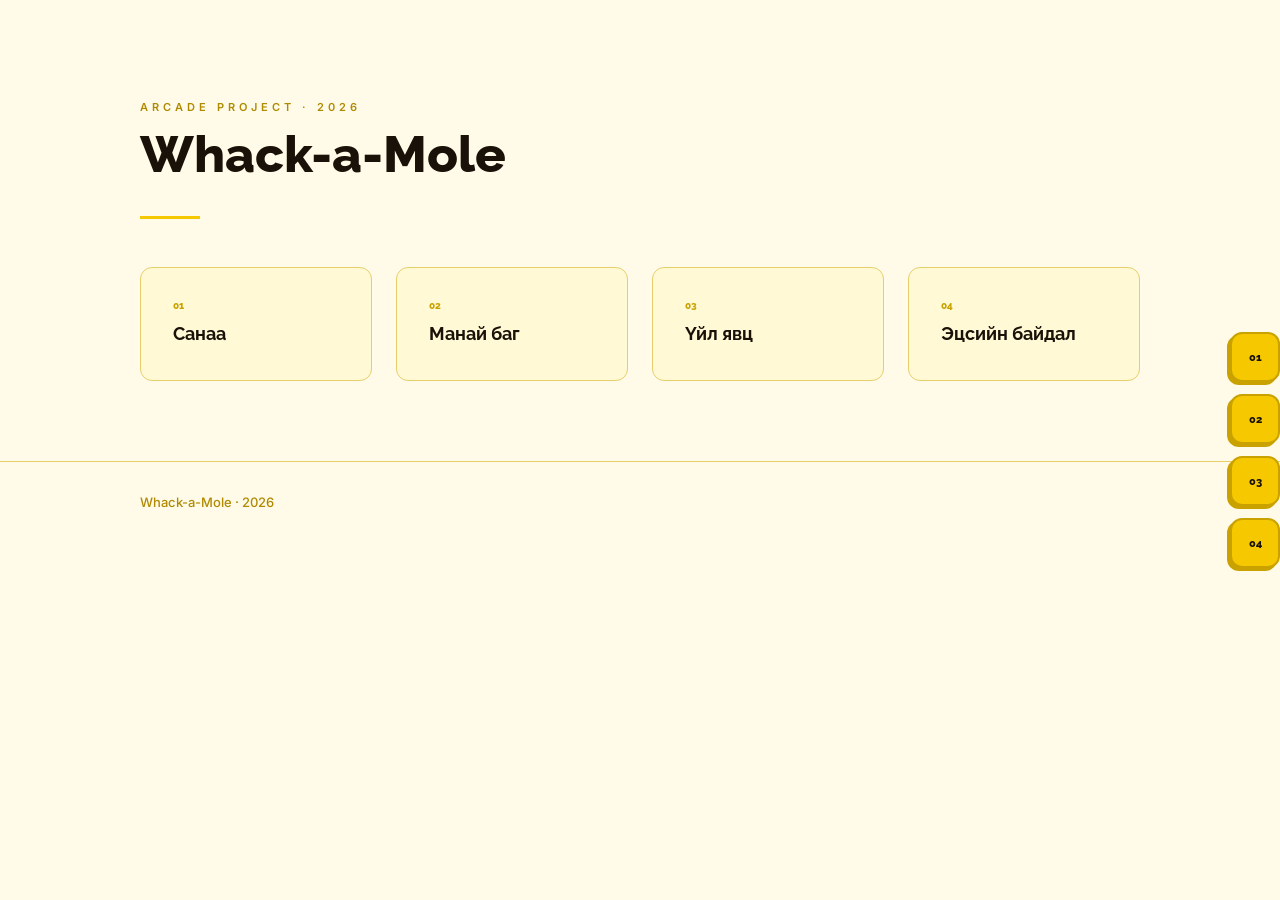
<file: index.html>
<!DOCTYPE html>
<html lang="en">
<head><meta charset="UTF-8"><meta name="viewport" content="width=device-width,initial-scale=1"><title>Whack-a-Mole</title>
<link rel="stylesheet" href="L.css"></head>
<body>
<nav>
  <a href="inspiration.html"><span>Санаа</span><div class="cube">01</div></a>
  <a href="team.html"><span>Манай баг</span><div class="cube">02</div></a>
  <a href="built.html"><span>Үйл явц</span><div class="cube">03</div></a>
  <a href="final.html"><span>Эцсийн байдал</span><div class="cube">04</div></a>
</nav>
<main>
  <span class="sub">Arcade Project · 2026</span>
  <h1>Whack-a-Mole</h1>
  <div class="divider"></div>
  <div class="grid g4" style="margin-top:3rem;">
    <a class="card" href="inspiration.html"><span class="n">01</span><h3>Санаа</h3></a>
    <a class="card" href="team.html"><span class="n">02</span><h3>Манай баг</h3></a>
    <a class="card" href="built.html"><span class="n">03</span><h3>Үйл явц</h3></a>
    <a class="card" href="final.html"><span class="n">04</span><h3>Эцсийн байдал</h3></a>
  </div>
</main>
<footer><span>Whack-a-Mole · 2026</span></footer>
</body>
</html>
</file>
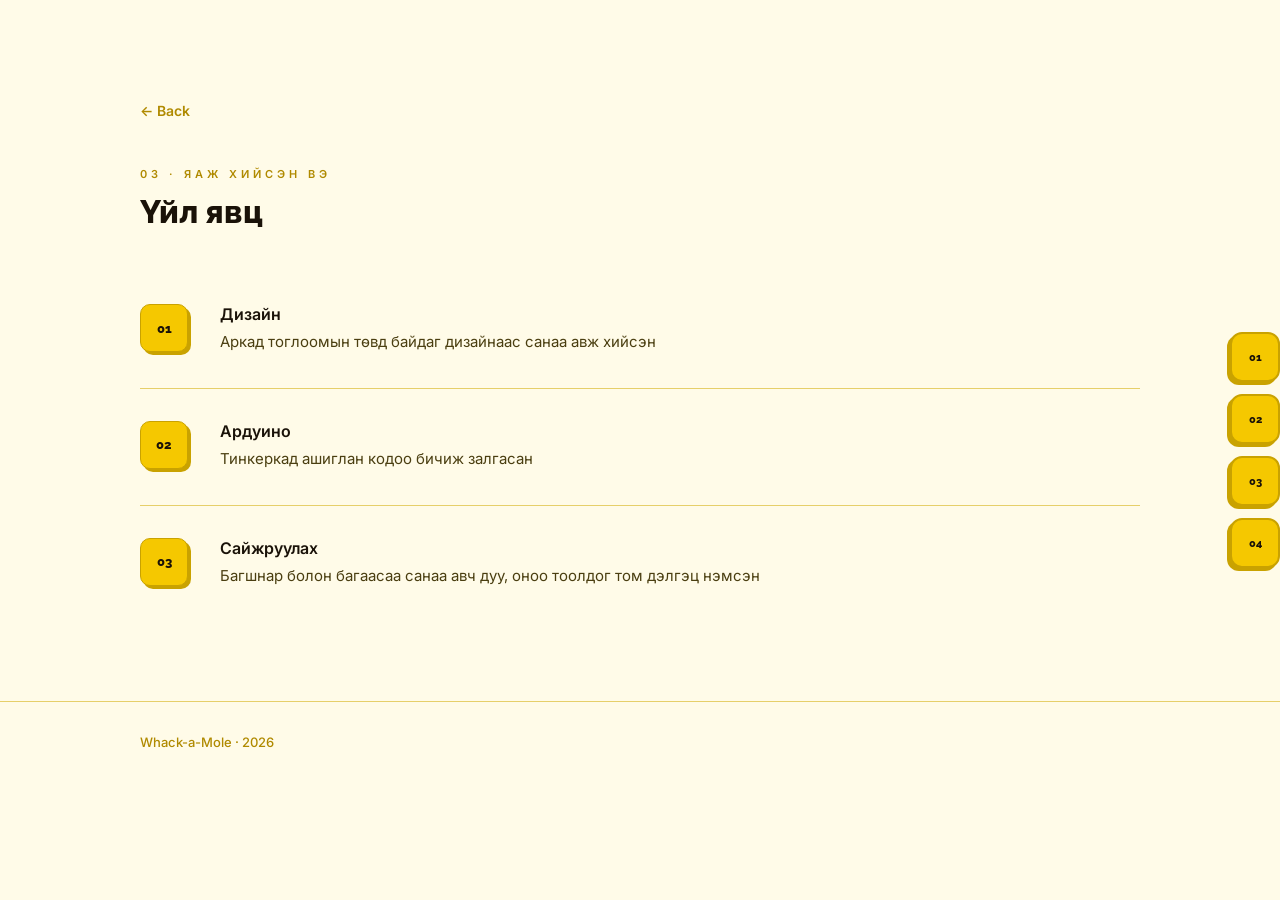
<file: built.html>
<!DOCTYPE html>
<html lang="en">
<head><meta charset="UTF-8"><meta name="viewport" content="width=device-width,initial-scale=1"><title>How We Built It</title>
<link rel="stylesheet" href="L.css"></head>
<body>
<nav>
  <a href="inspiration.html"><span>Санаа</span><div class="cube">01</div></a>
  <a href="team.html"><span>Манай баг</span><div class="cube">02</div></a>
  <a href="built.html"><span>Үйл явц</span><div class="cube">03</div></a>
  <a href="final.html"><span>Эцсийн байдал</span><div class="cube">04</div></a>
</nav>
<main>
  <a class="back" href="index.html">← Back</a>
  <span class="sub">03 · Яаж хийсэн вэ</span>
  <h2>Үйл явц</h2>
  <div style="margin-top:2.5rem;">
    <div class="step"><div class="sn">01</div><div><h3>Дизайн</h3><p>Аркад тоглоомын төвд байдаг дизайнаас санаа авж хийсэн</p></div></div>
    <div class="step"><div class="sn">02</div><div><h3>Ардуино</h3><p>Тинкеркад ашиглан кодоо бичиж залгасан</p></div></div>
    <div class="step"><div class="sn">03</div><div><h3>Сайжруулах</h3><p>Багшнар болон багаасаа санаа авч дуу, оноо тоолдог том дэлгэц нэмсэн</p></div></div>
  </div>
</main>
<footer><span>Whack-a-Mole · 2026</span></footer>
</body>
</html>
</file>
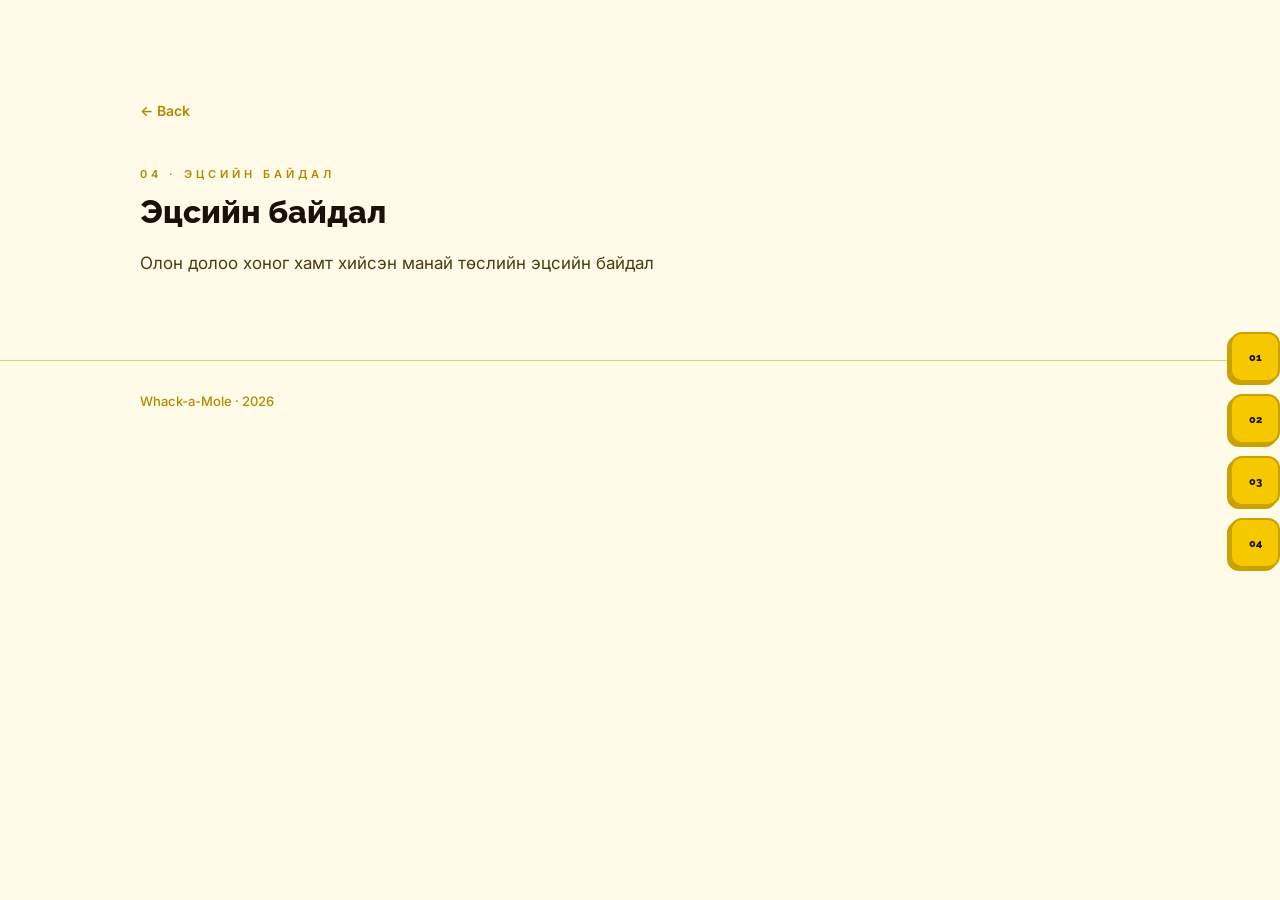
<file: final.html>
<!DOCTYPE html>
<html lang="en">
<head><meta charset="UTF-8"><meta name="viewport" content="width=device-width,initial-scale=1"><title>Final Product</title>
<link rel="stylesheet" href="L.css"></head>
<body>
<nav>
  <a href="inspiration.html"><span>Санаа</span><div class="cube">01</div></a>
  <a href="team.html"><span>Манай баг</span><div class="cube">02</div></a>
  <a href="built.html"><span>Үйл явц</span><div class="cube">03</div></a>
  <a href="final.html"><span>Эцсийн байдал</span><div class="cube">04</div></a>
</nav>
<main>
  <a class="back" href="index.html">← Back</a>
  <span class="sub">04 · Эцсийн байдал</span>
  <h2>Эцсийн байдал</h2>
  <p>Олон долоо хоног хамт хийсэн манай төслийн эцсийн байдал</p>
</main>
<footer><span>Whack-a-Mole · 2026</span></footer>
</body>
</html>
</file>
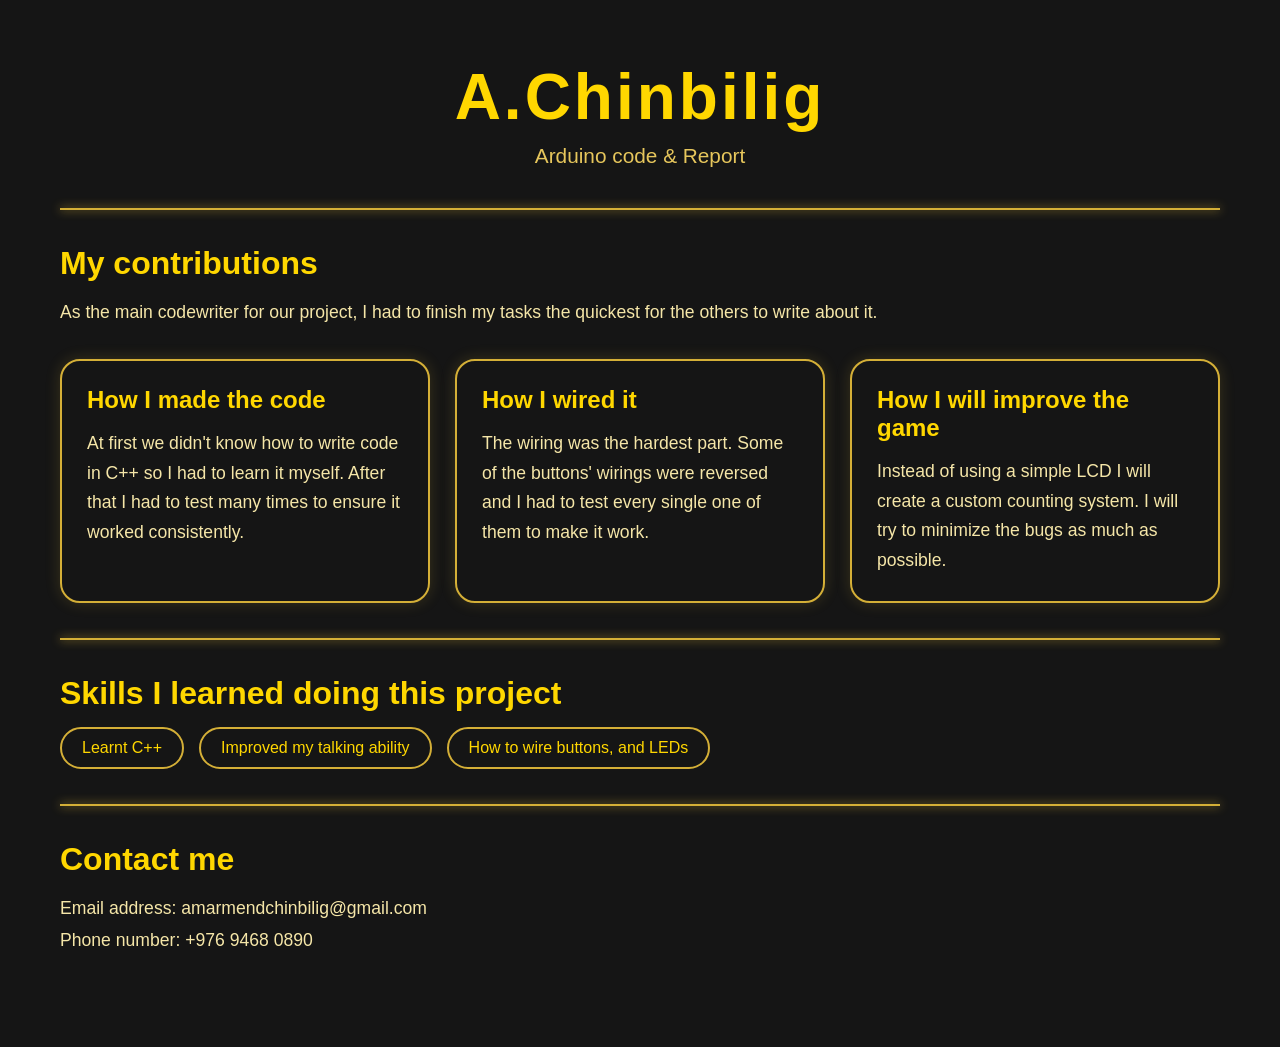
<file: index1.html>
<!DOCTYPE html>
<html lang="en">
<head>
<meta charset="UTF-8">
<meta name="viewport" content="width=device-width, initial-scale=1.0">
<title>Intro:Chinbilig</title>

<style>
*{
    margin:0;
    padding:0;
    box-sizing: border-box;
    font-family: Arial, sans-serif;
}
body{
    background: #151515;
    color: #f5d76e;
    min-height:100vh;
    padding:60px;
}
header{
    text-align:center;
    margin-bottom: 40px;
}
header h1{
    font-size:4rem;
    color:#ffd700;
    letter-spacing:3px;
}
header p{
    margin-top:10px;
    font-size:1.3rem;
    color:#e6c65c;
}
.line{
    width:100%;
    height: 2px;
    background: #d4af37;
    margin:35px 0;
    box-shadow: 0 0 10px #d4af37;
}
section{
    margin-bottom:30px;
}
section h2{
    color:#ffd700;
    font-size:2rem;
    margin-bottom:15px;
}
section p{
    font-size:1.1rem;
    line-height:1.8;
    color:#f5e6a8;
}
.cards{
    display:flex;
    gap:25px;
    margin-top:30px;
    flex-wrap:wrap;
}
.card{
    flex:1;
    min-width:250px;
    border: 2px solid #d4af37;
    padding:25px;
    border-radius:20px;
    background: #151515;
    transition:0.3s;
    box-shadow:0 0 15px rgba(212,175,55,0.2);
}
.card:hover{
    transform: translateY(-8px);
    box-shadow:0 0 25px rgba(212,175,55,0.5);
}
.card h3{
    color: #ffd700;
    margin-bottom:15px;
    font-size:1.5rem;
}
.card p{
    color: #f5e6a8;
    line-height:1.7;
}
.skills{
    display: flex;
    gap:15px;
    flex-wrap:wrap;
    margin-top:15px;
}
.skill{
    border:2px solid #d4af37;
    padding:10px 20px;
    border-radius:30px;
    color:#ffd700;
    transition: 0.3s;
}
.skill:hover{
    background: #d4af37;
    color: #111;
}
</style>
</head>

<body>
<header>
    <h1>A.Chinbilig</h1>
    <p>Arduino code & Report</p>
</header>
<div class="line"></div>
<section>
    <h2>My contributions</h2>
    <p>As the main codewriter for our project, I had to finish my tasks the quickest for the others to write about it.</p>
    <div class="cards">
        <div class="card">
            <h3>How I made the code</h3>
            <p>At first we didn't know how to write code in C++ so I had to learn it myself. After that I had to test many times to ensure it worked consistently.</p>
        </div>
        <div class="card">
            <h3>How I wired it</h3>
            <p>The wiring was the hardest part. Some of the buttons' wirings were reversed and I had to test every single one of them to make it work.</p>
        </div>
        <div class="card">
            <h3>How I will improve the game</h3>
            <p>Instead of using a simple LCD I will create a custom counting system. I will try to minimize the bugs as much as possible.</p>
        </div>
    </div>
</section>
<div class="line"></div>
<section>
    <h2>Skills I learned doing this project</h2>

    <div class="skills">
        <div class="skill">Learnt C++</div>
        <div class="skill">Improved my talking ability</div>
        <div class="skill">How to wire buttons, and LEDs</div>
    </div>
</section>
<div class="line"></div>
<section>
    <h2>Contact me</h2>
    <p>Email address: amarmendchinbilig@gmail.com</p>
    <p>Phone number: +976 9468 0890</p>
</section>

</body>
</html>
</file>
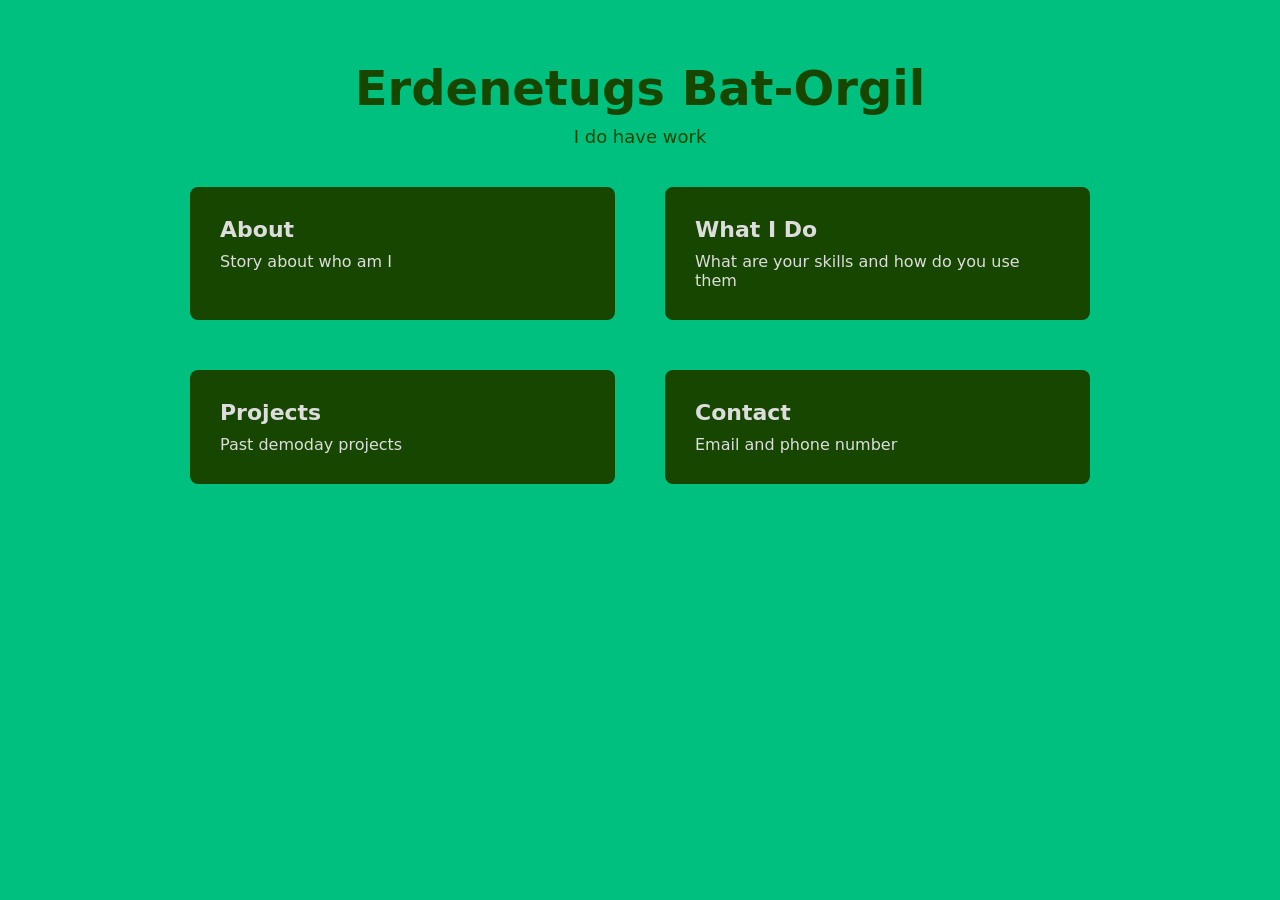
<file: index2.html>
<!DOCTYPE html>
<html lang="en">
<head>
  <meta charset="UTF-8" />
  <meta name="viewport" content="width=device-width, initial-scale=1.0" />
  <title>Erdenetugs Bat-Orgil introduction</title>
  <link rel="stylesheet" href="style.css" />
</head>
<body>
  <div class="page">
    <header class="header">
      <h1 class="title">Erdenetugs Bat-Orgil</h1>
      <p class="tagline">I do have work</p>
    </header>

    <section class="cards">
      <a class="card" href="about.html">
        <h2 class="card-title">About</h2>
        <p class="card-text">Story about who am I</p>
      </a>

      <a class="card" href="Work.html">
        <h2 class="card-title">What I Do</h2>
        <p class="card-text">What are your skills and how do you use them</p>
      </a>

      <a class="card" href="Projects.html">
        <h2 class="card-title">Projects</h2>
        <p class="card-text">Past demoday projects</p>
      </a>

      <a class="card" href="Contact.html">
        <h2 class="card-title">Contact</h2>
        <p class="card-text">Email and phone number</p>
      </a>
    </section>
  </div>
</body>
</html>
</file>
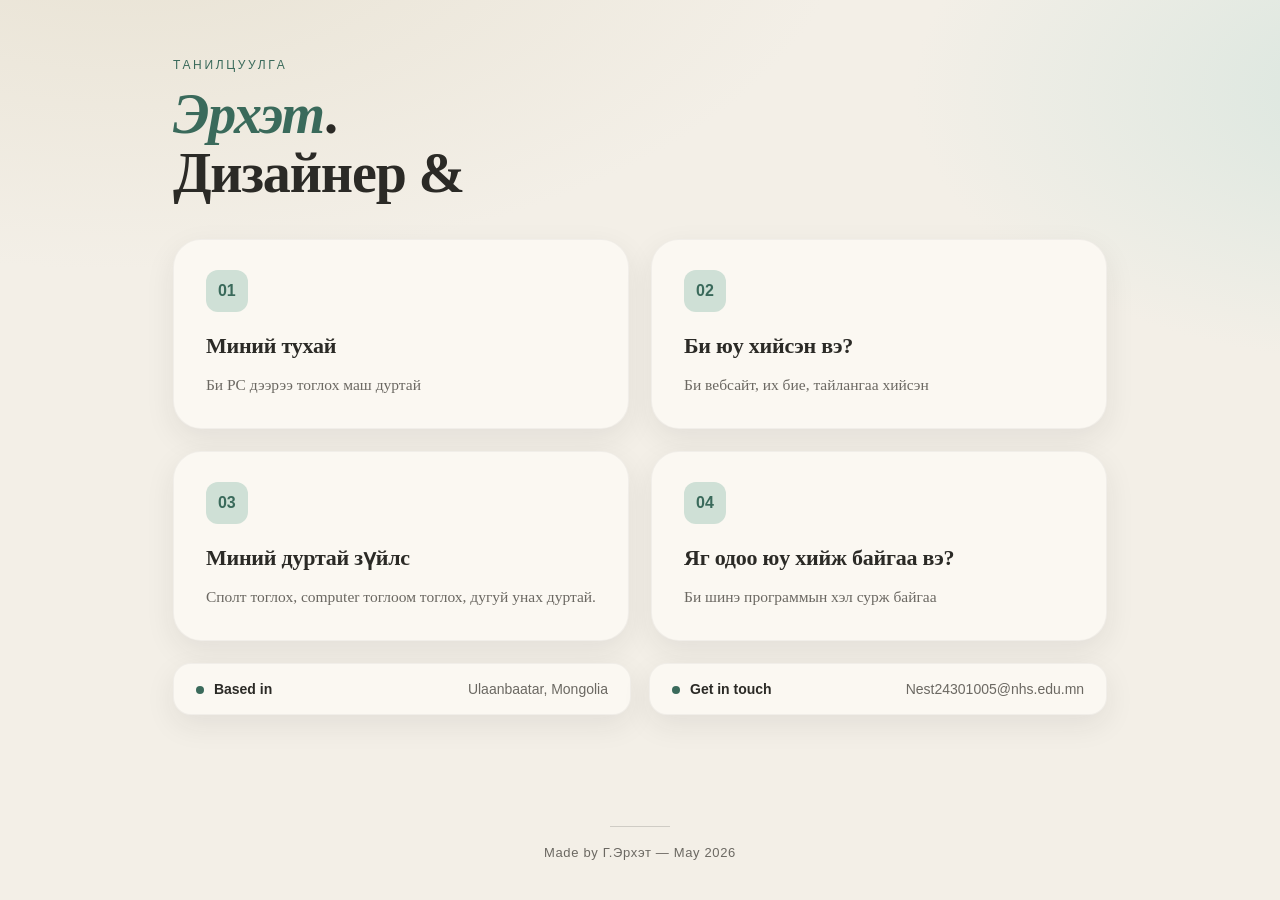
<file: index3.html>
<!doctype html>
<html lang="en">
<head>
<meta charset="utf-8" />
<meta name="viewport" content="width=device-width,initial-scale=1" />
<title>Хувийн веб</title>
<meta name="description" content="A simple, tidy introduction page." />
<style>
  :root{
    --bg:#f3efe7;
    --surface:#fbf8f2;
    --ink:#2b2a26;
    --muted:#6b6862;
    --accent:#3a6a5b;
    --accent-soft:#cfe0d6;
    --shadow: 0 10px 30px rgba(40,40,40,.08);
    --radius-lg: 28px;
    --radius-sm: 18px;
  }
  *{box-sizing:border-box}
  html,body{margin:0;padding:0}
  body{
    font-family: Georgia, "Iowan Old Style", "Source Serif Pro", serif;
    background: radial-gradient(1200px 600px at 10% -10%, #e8e2d3 0%, transparent 60%),
                radial-gradient(900px 500px at 110% 10%, #d9e6df 0%, transparent 55%),
                var(--bg);
    color:var(--ink);
    line-height:1.6;
    min-height:100vh;
    display:flex;
    flex-direction:column;
  }
  .wrap{
    max-width: 1080px;
    margin: 0 auto;
    padding: 56px 24px 24px;
    flex:1;
  }
  header.hero{
    display:flex;
    align-items:flex-end;
    justify-content:space-between;
    gap:24px;
    margin-bottom: 36px;
    flex-wrap:wrap;
  }
  .eyebrow{
    text-transform:uppercase;
    letter-spacing:.22em;
    font-size:12px;
    color:var(--accent);
    font-family: "Helvetica Neue", Arial, sans-serif;
    margin-bottom:10px;
  }
  h1{
    font-size: clamp(34px, 5vw, 56px);
    line-height:1.05;
    margin:0;
    letter-spacing:-.02em;
  }
  h1 em{
    font-style:italic;
    color:var(--accent);
  }
  .lede{
    max-width: 420px;
    color:var(--muted);
    font-size:17px;
  }

  /* Grid */
  .grid{
    display:grid;
    grid-template-columns: repeat(2, 1fr);
    gap: 22px;
  }
  .card{
    background: var(--surface);
    border-radius: var(--radius-lg);
    padding: 30px 32px;
    box-shadow: var(--shadow);
    border: 1px solid rgba(0,0,0,.04);
  }
  .card h2{
    font-size:22px;
    margin:0 0 10px;
    letter-spacing:-.01em;
  }
  .card p{
    margin:0;
    color:var(--muted);
    font-size:15.5px;
  }
  .card .icon{
    display:inline-flex;
    align-items:center;
    justify-content:center;
    width:42px;height:42px;
    border-radius:12px;
    background:var(--accent-soft);
    color:var(--accent);
    font-family:"Helvetica Neue",Arial,sans-serif;
    font-weight:700;
    margin-bottom:16px;
  }

  /* Thin rectangles */
  .strip-row{
    display:grid;
    grid-template-columns: 1fr 1fr;
    gap: 18px;
    margin-top: 22px;
  }
  .strip{
    background: var(--surface);
    border-radius: var(--radius-sm);
    padding: 14px 22px;
    box-shadow: var(--shadow);
    border: 1px solid rgba(0,0,0,.04);
    display:flex;
    align-items:center;
    justify-content:space-between;
    gap:16px;
    font-family:"Helvetica Neue",Arial,sans-serif;
    font-size:14px;
  }
  .strip b{ color:var(--ink); font-weight:600 }
  .strip span{ color:var(--muted) }
  .dot{
    width:8px;height:8px;border-radius:50%;
    background:var(--accent);display:inline-block;margin-right:10px;
    vertical-align:middle;
  }

  footer{
    text-align:center;
    padding: 28px 24px 36px;
    color:var(--muted);
    font-family:"Helvetica Neue",Arial,sans-serif;
    font-size:13px;
    letter-spacing:.05em;
  }
  footer .line{
    width:60px;height:1px;background:rgba(0,0,0,.15);
    margin:0 auto 16px;
  }

  @media (max-width: 720px){
    .grid, .strip-row{ grid-template-columns: 1fr; }
    .wrap{ padding-top: 36px; }
    .card{ padding: 24px; }
  }
</style>
</head>
<body>
  <main class="wrap">
    <header class="hero">
      <div>
        <div class="eyebrow">Танилцуулга</div>
        <h1> <em>Эрхэт</em>.<br/>Дизайнер &amp;</h1>
      </div>
      <p class="lede">
      </p>
    </header>

    <section class="grid" aria-label="About">
      <article class="card">
        <div class="icon">01</div>
        <h2>Миний тухай</h2>
        <p>Би PC дээрээ тоглох маш дуртай</p>
      </article>

      <article class="card">
        <div class="icon">02</div>
        <h2>Би юу хийсэн вэ?</h2>
        <p>Би вебсайт, их бие, тайлангаа хийсэн</p>
      </article>

      <article class="card">
        <div class="icon">03</div>
        <h2>Mиний дуртай зүйлс</h2>
        <p>Сполт тоглох, computer тоглоом тоглох, дугуй унах дуртай.</p>
      </article>

      <article class="card">
        <div class="icon">04</div>
        <h2>Яг одоо юу хийж  байгаа вэ?</h2>
        <p>Би шинэ программын хэл сурж байгаа</p>
      </article>
    </section>

    <section class="strip-row" aria-label="Quick facts">
      <div class="strip">
        <span><span class="dot"></span><b>Based in</b></span>
        <span>Ulaanbaatar, Mongolia</span>
      </div>
      <div class="strip">
        <span><span class="dot"></span><b>Get in touch</b></span>
        <span>Nest24301005@nhs.edu.mn</span>
      </div>
    </section>
  </main>

  <footer>
    <div class="line"></div>
    Made by Г.Эрхэт — May 2026
  </footer>
</body>
</html>
</file>
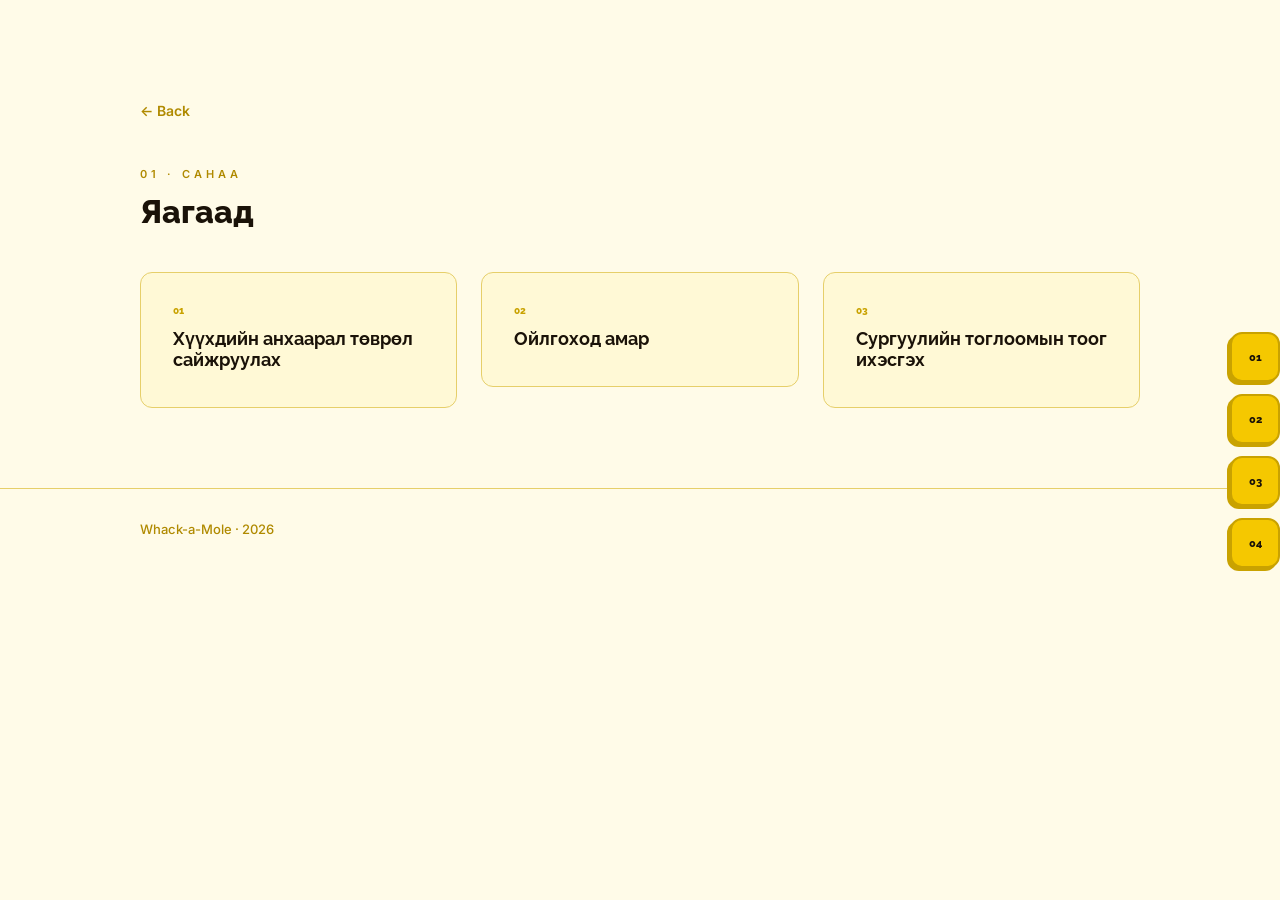
<file: inspiration.html>
<!DOCTYPE html>
<html lang="en">
<head><meta charset="UTF-8"><meta name="viewport" content="width=device-width,initial-scale=1"><title>Inspiration</title>
<link rel="stylesheet" href="L.css"></head>
<body>
<nav>
  <a href="inspiration.html"><span>Санаа</span><div class="cube">01</div></a>
  <a href="team.html"><span>Манай баг</span><div class="cube">02</div></a>
  <a href="built.html"><span>Үйл явц</span><div class="cube">03</div></a>
  <a href="final.html"><span>Эцсийн байдал</span><div class="cube">04</div></a>
</nav>
<main>
  <a class="back" href="index.html">← Back</a>
  <span class="sub">01 · Санаа</span>
  
  <h2>Яагаад</h2>
  <div class="grid g3" style="margin-top:2.5rem;">
    <div class="card"><span class="n">01</span><h3>Хүүхдийн анхаарал төврөл сайжруулах</h3></div>
    <div class="card"><span class="n">02</span><h3>Ойлгоход амар</h3></div>
    <div class="card"><span class="n">03</span><h3>Сургуулийн тоглоомын тоог ихэсгэх</h3></div>
</main>
<footer><span>Whack-a-Mole · 2026</span></footer>
</body>
</html>
</file>
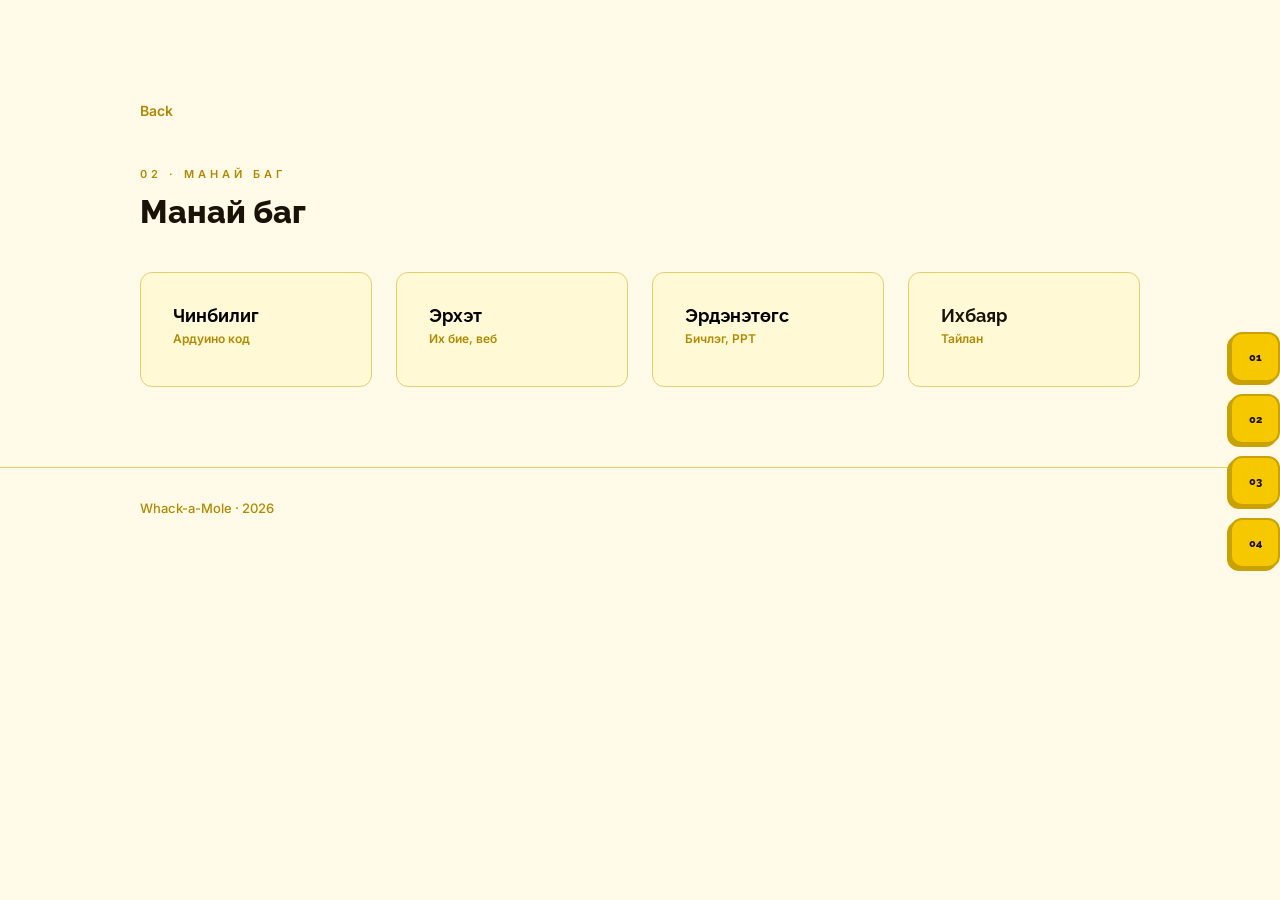
<file: team.html>
<!DOCTYPE html>
<html lang="en">
<head>
  <meta charset="UTF-8">
  <meta name="viewport" content="width=device-width,initial-scale=1">
  <title>The Team</title>
  <link rel="stylesheet" href="L.css">
</head>
<body>
<nav>
  <a href="inspiration.html"><span>Санаа</span><div class="cube">01</div></a>
  <a href="team.html"><span>Манай баг</span><div class="cube">02</div></a>
  <a href="built.html"><span>Үйл явц</span><div class="cube">03</div></a>
  <a href="final.html"><span>Эцсийн байдал</span><div class="cube">04</div></a>
</nav>
<main>
  <a class="back" href="index.html">Back</a>
  <span class="sub">02 · Манай баг</span>
  <h2>Манай баг</h2>
  <div class="grid g4">
    <a href="index1.html">
      <div class="card">
      <h3>Чинбилиг</h3>
      <span class="role">Ардуино код</span>
      <img src="IMG_1253.jpeg">
    </div>
    </a>
    <a href="index3.html">
    <div class="card">
      <h3>Эрхэт</h3>
      <span class="role">Их бие, веб</span>
      <img src="IMG_1252.jpeg">
    </div>
    </a>
    <a href="index2.html"><div class="card">
      <h3>Эрдэнэтөгс</h3>
      <span class="role">Бичлэг, PPT</span>
      <img src="IMG_1256.jpeg">
    </div></a>
    <div class="card">
      <h3>Ихбаяр</h3>
      <span class="role">Тайлан</span>
      <img src="IMG_1255.jpeg">
    </div>
  </div>
</main>
<footer><span>Whack-a-Mole · 2026</span></footer>
</body>
</html>
</file>
<file: L.css>
@import url("https://fonts.googleapis.com/css2?family=Raleway:wght@700;800&family=Inter:wght@400;500;600&display=swap");
* {
  box-sizing: border-box; 
  margin: 0; 
  padding: 0; 
}
body {
  background: #fffbe8;   
  font-family: Inter, sans-serif;
  color: #1a1208;            
  min-height: 100vh;             
}
nav {
  position: fixed;               
  right: 0;                    
  top: 50%;                     
  transform: translateY(-50%);   
  display: flex;             
  flex-direction: column;
  gap: 12px;            
  z-index: 99;        
}
nav a {
  display: flex;
  align-items: center;
  justify-content: flex-end;   
}
nav a span {
  font-size: 13px;
  font-weight: 600;
  color: #1a1208;
  white-space: nowrap;      
  max-width: 0;               
  overflow: hidden;
  transition: max-width 0.3s, padding 0.3s; 
}
nav a:hover span {
  max-width: 200px;             
  padding-right: 10px;           
}
.cube {
  width: 50px;
  height: 50px;
  background: #f5c800;         
  border: 2px solid #c9a200;   
  border-radius: 12px;        
  box-shadow: -3px 3px 0 #c9a200;
  display: flex;
  align-items: center;
  justify-content: center;
  font-family: Raleway, sans-serif;
  font-size: 11px;
  font-weight: 800;
  color: #1a1208;
  flex-shrink: 0;               
  transition: background 0.2s;  
}
nav a:hover .cube {
  background: #e0b400;
}
main {
  max-width: 1400px;             
  margin: 0 auto;               
  padding: 100px 140px 80px; 
}
h1 {
  font-family: Raleway, sans-serif;
  font-weight: 800;
  font-size: clamp(32px, 4vw, 64px); 
  color: #1a1208;
}
h2 {
  font-family: Raleway, sans-serif;
  font-weight: 800;
  font-size: clamp(20px, 2.5vw, 38px);
  line-height: 1.3;
  color: #1a1208;
  margin-bottom: 1rem;
}
.sub {
  font-size: 11px;
  font-weight: 600;
  letter-spacing: 4px;           
  color: #b08a00;              
  text-transform: uppercase;
  display: block;
  margin-bottom: 0.6rem;
}
.divider {
  width: 60px;
  height: 3px;
  background: #f5c800;
  margin: 2rem 0;
}
p {
  font-size: 17px;
  line-height: 1.85;            
  color: #4a3e10;
  max-width: 860px;             
}
.back {
  display: inline-block;
  font-size: 14px;
  font-weight: 600;
  color: #b08a00;
  text-decoration: none;
  margin-bottom: 3rem;
}
.back:hover {
  color: #1a1208;
}
.grid {
  display: grid;
  gap: 1.5rem;
  margin-top: 2.5rem;
  align-items: start;
}
.g2 { grid-template-columns: 1fr 1fr; }
.g3 { grid-template-columns: 1fr 1fr 1fr; }
.g4 { grid-template-columns: 1fr 1fr 1fr 1fr; }
a.card {
  text-decoration: none;
  color: inherit;
}
.card {
  background: #fff9d6;          
  border: 1px solid #e6cf6a;
  border-radius: 12px;
  padding: 2rem;
  transition: transform 0.15s, border-color 0.2s;
}
.card:hover {
  transform: translateY(-4px);
  border-color: #f5c800;
}
.card h3 {
  font-family: Raleway, sans-serif;
  font-size: 18px;
  font-weight: 700;
  margin-bottom: 0.3rem;
}
.card .role {
  font-size: 12px;
  font-weight: 600;
  color: #b08a00;
  display: block;
  margin-bottom: 0.5rem;
}
.card p {
  font-size: 14px;
  max-width: 100%;
}
.n {
  font-family: Raleway, sans-serif;
  font-weight: 800;
  font-size: 10px;
  color: #c9a200;
  display: block;
  margin-bottom: 0.75rem;
}
.step {
  display: flex;
  gap: 2rem;
  padding: 2rem 0;
  border-bottom: 1px solid #e6cf6a; 
  align-items: flex-start;
}
.step:last-of-type {
  border-bottom: none;
}
.sn {
  background: #f5c800;
  border: 1px solid #c9a200;
  border-radius: 10px;
  box-shadow: 3px 3px 0 #c9a200;  
  font-family: Raleway, sans-serif;
  font-weight: 800;
  font-size: 13px;
  min-width: 48px;
  height: 48px;
  display: flex;
  align-items: center;
  justify-content: center;
  flex-shrink: 0;                  
}
.step h3 {
  font-size: 16px;
  font-weight: 600;
  margin-bottom: 0.25rem;
}
.step p {
  font-size: 15px;
  max-width: 100%;
}
.tags {
  display: flex;
  flex-wrap: wrap;              
  gap: 8px;
  margin-top: 2rem;
}
.pill {
  background: #fff9d6;
  border: 1px solid #d4b84a;
  border-radius: 20px;           
  font-size: 13px;
  font-weight: 500;
  color: #7a6020;
  padding: 6px 18px;
}
footer {
  border-top: 1px solid #e6cf6a;
  padding: 2rem 140px;
  max-width: 1400px;
  margin: 0 auto;
  font-size: 13px;
  color: #b08a00;
  font-weight: 500;
}
.card img {
  width: 100%;
  max-height: 0;
  height: 200px;
  overflow: hidden;
  display: block;
  object-fit: cover;
  border-radius: 8px;
  opacity: 0;
  transition: max-height 0.9s ease, opacity 0.9s ease, margin-top 0.9s ease;
  margin-top: 0;
}

.card:hover img {
  max-height: 200px;
  opacity: 1;
  margin-top: 1rem;
}
a{
text-decoration: none;
  color: black;
}
</file>
<file: style.css>
body {
  margin: 0;
  background-color: #00c080;
  color: rgb(22, 70, 0);
  font-family: system-ui, sans-serif;
}

.page {
  max-width: 900px;
  margin: 0 auto;
  padding: 60px 20px;
}

.header {
  text-align: center;
  margin-bottom: 40px;
}

.title {
  font-size: 48px;
  margin: 0 0 10px 0;
}

.tagline {
  font-size: 18px;
  color: rgb(22, 70, 0);
  margin: 0;
}

.cards {
  display: grid;
  grid-template-columns: 1fr 1fr;
  gap: 50px;
}

.card {
  background-color: rgb(22, 70, 0);
  color: #dddddd;
  padding: 30px;
  border-radius: 8px;
  text-decoration: none;
  display: block;
}

.card:hover {
  transform: translateY(-3px);
  box-shadow: 0 8px 20px rgba(0,0,0,0.3);
}

.card-title {
  font-size: 22px;
  margin: 0 0 10px 0;
}

.card-text {
  font-size: 16px;
  margin: 0;
}

@media (max-width: 600px) {
  .cards { grid-template-columns: 1fr; }
  .title { font-size: 36px; }
}
.home-button{
    background-color: rgb(22, 70, 0);
    color: white;
    padding: 30px;
    border-radius: 5px ;
    text-decoration: none;
    display: block;
    margin: 0 0 15px 0;
    box-shadow: 0  5px 20px rgba(0,0,0,0.3);
    gap: 10px;
    max-width: 70px;
}
img{
  margin-top: 15px;
}
</file>
